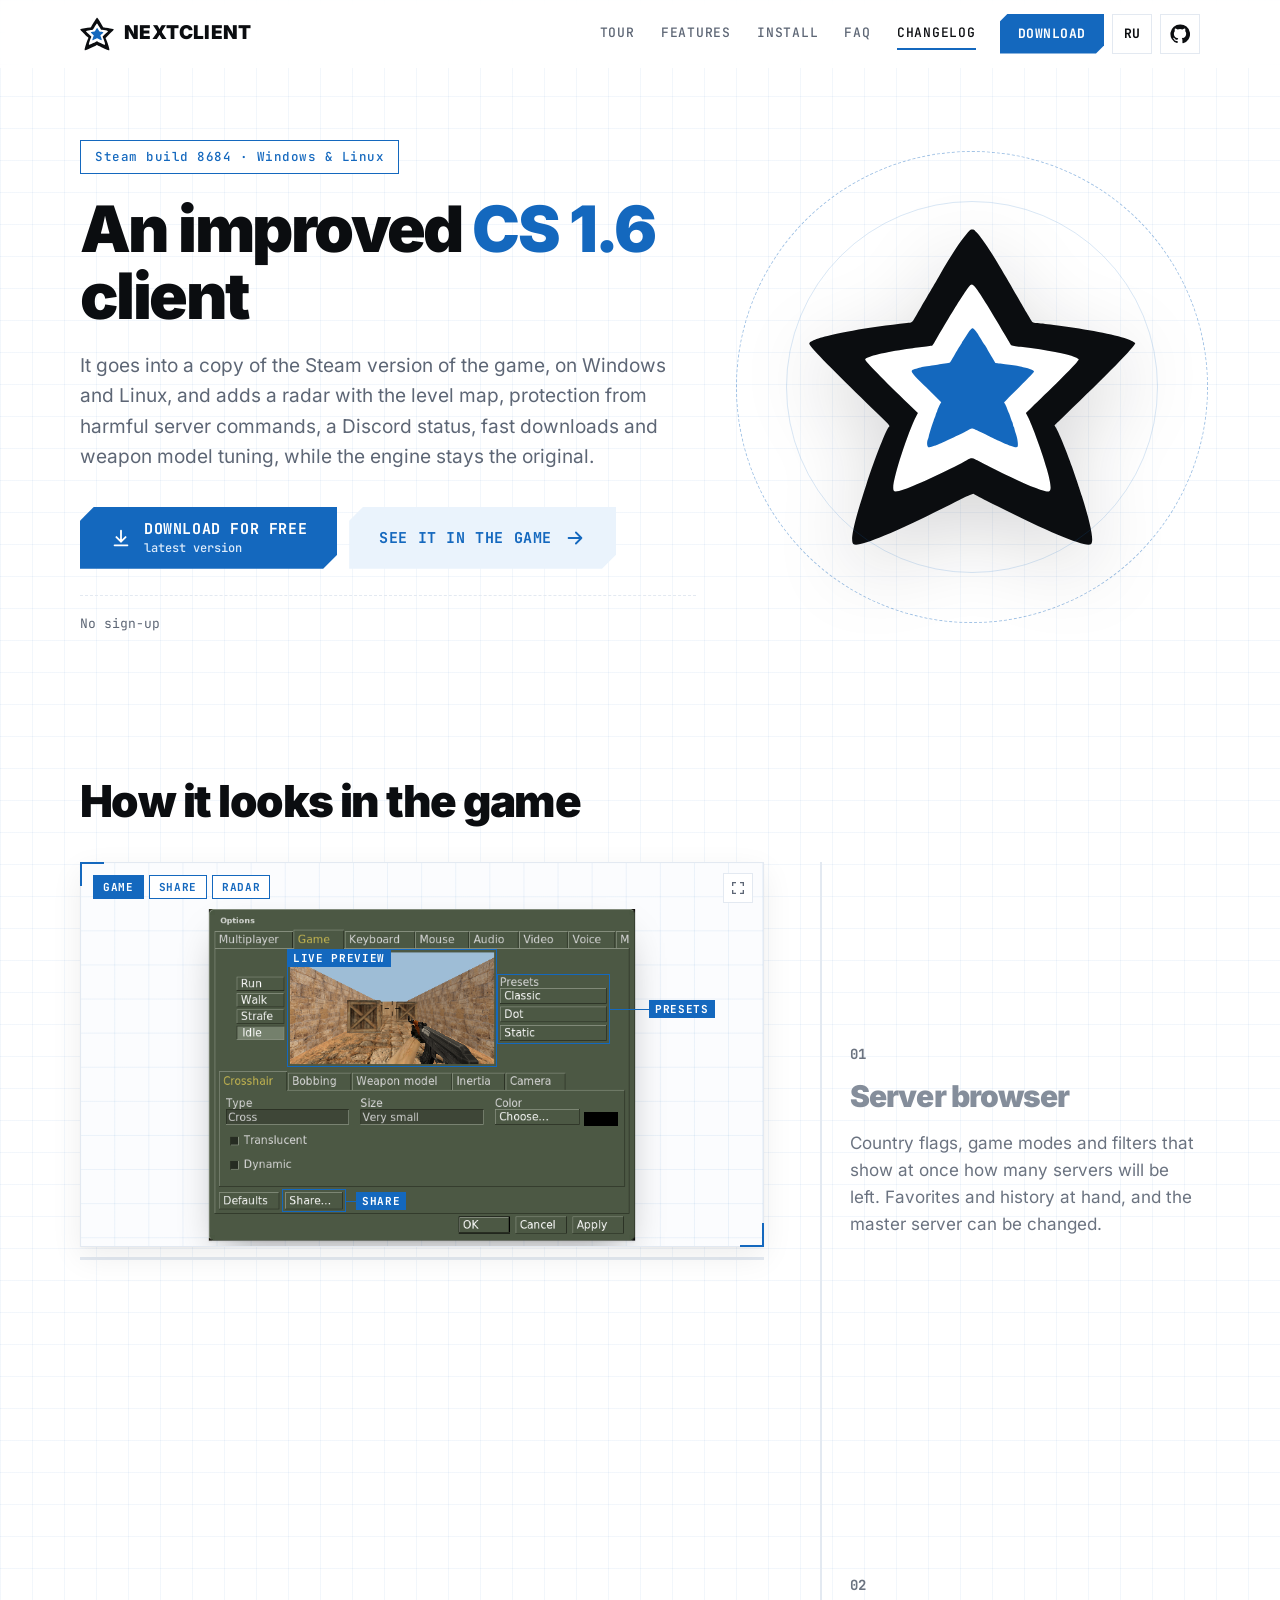
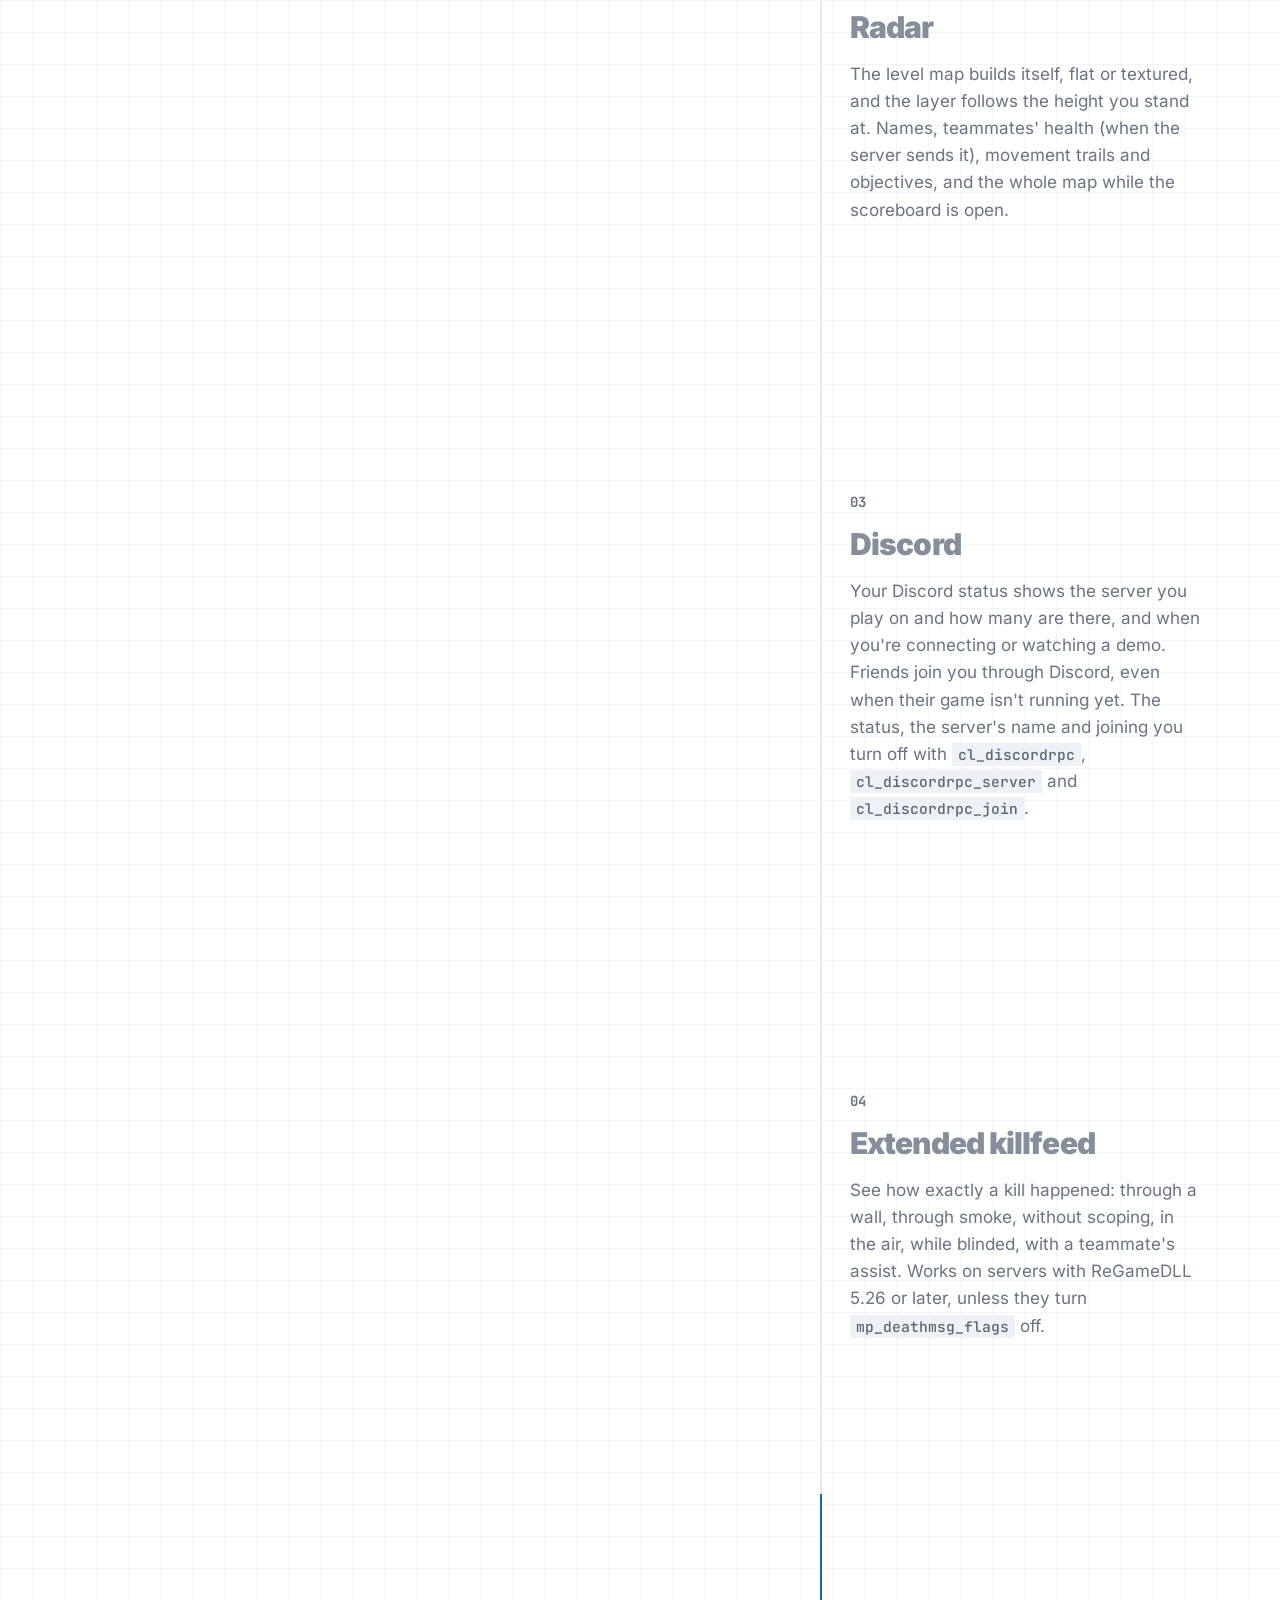
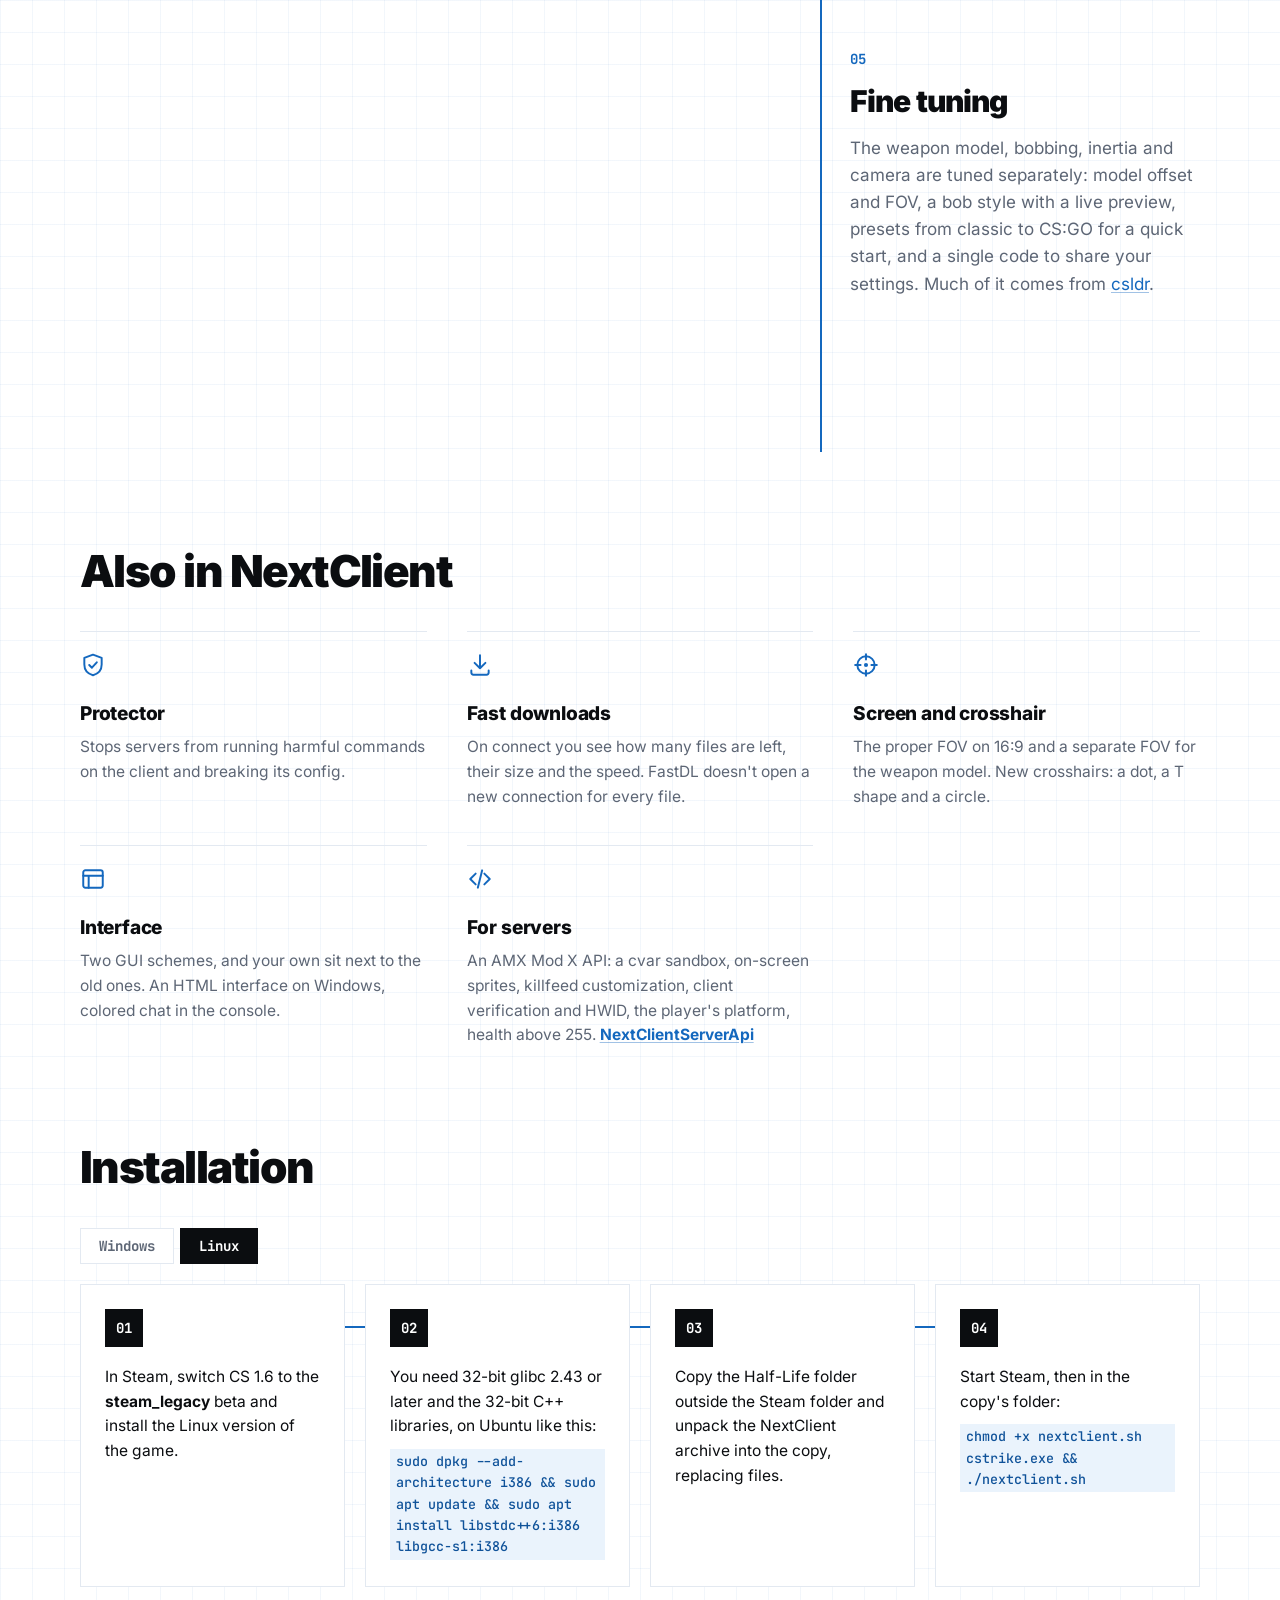
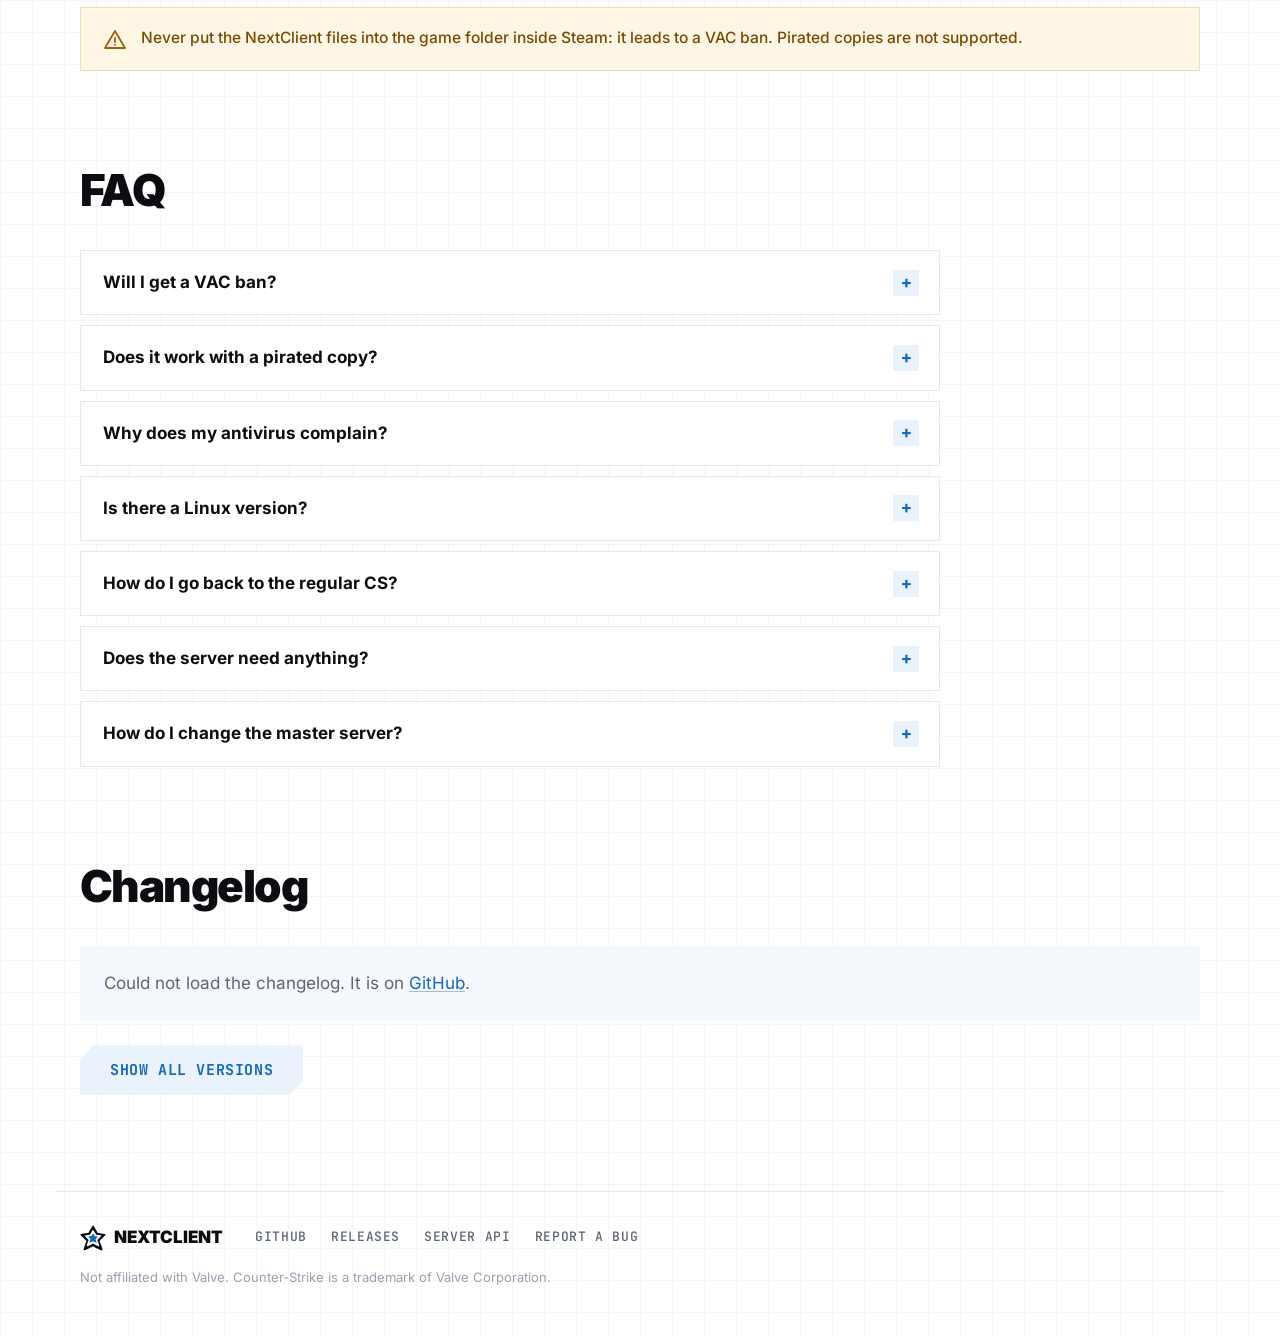
<file: index.html>
<!doctype html>
<!-- Built by tools/build.py from src/: edit the files there and run it again. -->
<html lang="ru" data-lang="ru">
<head>
  <meta charset="utf-8">
  <meta name="viewport" content="width=device-width, initial-scale=1">
  <title>NextClient — клиент Counter-Strike 1.6</title>
  <meta name="description" content="NextClient — модификация Counter-Strike 1.6 на базе Steam-версии 8684 для Windows и Linux: расширенный радар, защита от вредоносных команд, интеграция с Discord, расширенные настройки и API для серверов.">
  <meta property="og:title" content="NextClient">
  <meta property="og:description" content="A modern Counter-Strike 1.6 client for Windows and Linux, built on the Steam version 8684.">
  <meta property="og:type" content="website">
  <meta property="og:url" content="https://kotyarakryt.github.io/NextClient/">
  <meta property="og:image" content="https://kotyarakryt.github.io/NextClient/assets/og.jpg">
  <meta property="og:image:width" content="1200">
  <meta property="og:image:height" content="630">
  <meta name="twitter:card" content="summary_large_image">
  <meta name="theme-color" content="#ffffff">
  <link rel="icon" href="assets/logo.svg" type="image/svg+xml">
  <link rel="apple-touch-icon" href="assets/apple-touch-icon.png">
  <link rel="stylesheet" href="assets/style.css">
  <script>
    (function () {
      var lang = null;
      try { lang = localStorage.getItem('lang'); } catch (e) {}
      // Russian for anyone who reads it: a Russian-speaking language anywhere in the browser's list,
      // or a CIS time zone, where an English browser still usually means a Russian-speaking player
      if (lang !== 'ru' && lang !== 'en') {
        var languages = navigator.languages && navigator.languages.length ? navigator.languages : [navigator.language || ''];
        var speaks = languages.some(function (l) { return /^(ru|uk|be|kk)\b/i.test(l); });
        // the first Intl call loads the time zone data and holds the page up on a phone,
        // so it is made only when the languages do not settle it
        var zone = '';
        if (!speaks) {
          try { zone = Intl.DateTimeFormat().resolvedOptions().timeZone || ''; } catch (e) {}
        }
        var cis = /^(Europe\/(Moscow|Kaliningrad|Samara|Ulyanovsk|Saratov|Volgograd|Astrakhan|Kirov|Simferopol|Kiev|Kyiv|Minsk|Chisinau)|Asia\/(Yekaterinburg|Omsk|Novosibirsk|Barnaul|Tomsk|Novokuznetsk|Krasnoyarsk|Irkutsk|Chita|Yakutsk|Khandyga|Vladivostok|Ust-Nera|Magadan|Sakhalin|Srednekolymsk|Kamchatka|Anadyr|Almaty|Qostanay|Qyzylorda|Aqtobe|Aqtau|Atyrau|Oral|Bishkek|Tashkent|Samarkand|Dushanbe|Ashgabat|Baku|Yerevan|Tbilisi))$/.test(zone);
        lang = speaks || cis ? 'ru' : 'en';
      }
      document.documentElement.setAttribute('data-lang', lang);
      document.documentElement.lang = lang;
      // the Cyrillic Inter is of use only to the Russian page, so only that page preloads it
      if (lang === 'ru') {
        var font = document.createElement('link');
        font.rel = 'preload';
        font.as = 'font';
        font.type = 'font/woff2';
        font.crossOrigin = '';
        font.href = 'assets/fonts/inter-cyrillic.woff2';
        document.head.appendChild(font);
      }
    })();
  </script>
  <link rel="preload" href="assets/fonts/inter-latin.woff2" as="font" type="font/woff2" crossorigin>
  <link rel="preload" href="assets/fonts/jetbrains-mono-latin.woff2" as="font" type="font/woff2" crossorigin>
  <link rel="preconnect" href="https://api.github.com" crossorigin>
</head>
<body>
  <header class="top">
    <a class="brand" href="#top" aria-label="NextClient">
      <img src="assets/logo.svg" alt="" width="34" height="34">
      <span>NextClient</span>
    </a>
    <nav class="links">
      <a href="#tour"><span lang="ru">Обзор</span><span lang="en">Tour</span></a>
      <a href="#features"><span lang="ru">Возможности</span><span lang="en">Features</span></a>
      <a href="#install"><span lang="ru">Установка</span><span lang="en">Install</span></a>
      <a href="#faq">FAQ</a>
      <a href="#changelog"><span lang="ru">Изменения</span><span lang="en">Changelog</span></a>
    </nav>
    <div class="actions">
      <a class="btn btn-primary btn-small header-cta" data-download href="https://github.com/CS-NextClient/NextClient/releases/latest"><span lang="ru">Скачать</span><span lang="en">Download</span></a>
      <button class="lang-switch" type="button" id="lang-switch"><span lang="ru">EN</span><span lang="en">RU</span></button>
      <a class="icon-link" href="https://github.com/CS-NextClient/NextClient" target="_blank" rel="noopener" aria-label="GitHub">
        <svg viewBox="0 0 24 24" aria-hidden="true"><path d="M12 .5a11.5 11.5 0 0 0-3.64 22.41c.58.1.79-.25.79-.56v-2c-3.2.7-3.88-1.37-3.88-1.37-.52-1.33-1.28-1.69-1.28-1.69-1.05-.71.08-.7.08-.7 1.16.08 1.77 1.19 1.77 1.19 1.03 1.77 2.7 1.26 3.36.96.1-.75.4-1.26.73-1.55-2.56-.29-5.25-1.28-5.25-5.69 0-1.26.45-2.29 1.19-3.1-.12-.29-.52-1.46.11-3.05 0 0 .97-.31 3.17 1.18a11 11 0 0 1 5.77 0c2.2-1.49 3.17-1.18 3.17-1.18.63 1.59.23 2.76.11 3.05.74.81 1.19 1.84 1.19 3.1 0 4.42-2.7 5.39-5.27 5.68.41.36.78 1.06.78 2.14v3.17c0 .31.21.67.8.56A11.5 11.5 0 0 0 12 .5Z"/></svg>
      </a>
    </div>
  </header>

  <main>
    <section class="hero" id="top">
      <div class="hero-text">
        <p class="eyebrow">Steam build 8684 · Windows &amp; Linux</p>
        <h1><span lang="ru">Доработанный клиент <em>CS&nbsp;1.6</em></span><span lang="en">An improved <em>CS&nbsp;1.6</em> client</span></h1>
        <p class="lead"><span lang="ru">Ставится в копию Steam-версии игры на Windows и Linux. Добавляет радар с картой уровня, защиту от вредных команд сервера, статус в Discord, быстрые загрузки и настройку модели оружия, а движок остаётся оригинальным.</span><span lang="en">It goes into a copy of the Steam version of the game, on Windows and Linux, and adds a radar with the level map, protection from harmful server commands, a Discord status, fast downloads and weapon model tuning, while the engine stays the original.</span></p>
        <div class="cta">
          <a class="btn btn-primary" data-download href="https://github.com/CS-NextClient/NextClient/releases/latest">
            <svg viewBox="0 0 24 24" aria-hidden="true"><path d="M12 4v12M7 11l5 5 5-5M5 20h14"/></svg>
            <span class="btn-text">
              <span class="btn-label"><span lang="ru">Скачать бесплатно</span><span lang="en">Download for free</span></span>
              <span class="btn-meta" data-download-meta><span lang="ru">последняя версия</span><span lang="en">latest version</span></span>
            </span>
          </a>
          <a class="btn btn-ghost" href="#tour"><span lang="ru">Как это выглядит</span><span lang="en">See it in the game</span> <svg viewBox="0 0 24 24" aria-hidden="true"><path d="M5 12h14M13 6l6 6-6 6"/></svg></a>
        </div>
        <p class="other-downloads" id="other-downloads" hidden></p>
        <p class="proof"><span><span lang="ru">Без регистрации</span><span lang="en">No sign-up</span></span><span class="proof-stats" id="proof-stats" hidden></span></p>
      </div>
      <div class="hero-art" aria-hidden="true">
        <img src="assets/logo.svg" alt="" width="360" height="360">
      </div>
    </section>

    <section class="section tour" id="tour">
      <div class="section-head">
        <h2><span lang="ru">Как это выглядит в игре</span><span lang="en">How it looks in the game</span></h2>
      </div>

      <div class="tour-body">
        <div class="tour-stage">
          <div class="tour-boards" id="tour-boards">
            <button class="tour-expand" type="button" id="tour-expand"><svg viewBox="0 0 24 24" aria-hidden="true"><path d="M4 9V4h5M15 4h5v5M20 15v5h-5M9 20H4v-5"/></svg><span class="sr-only"><span lang="ru">Развернуть</span><span lang="en">Expand</span></span></button>
            <div class="tour-board-list">
              <div class="board active">
                <div class="board-view">
                  <img class="board-shot shot-servers" data-shot="servers" src="assets/game/servers.webp" alt="" width="754" height="374" loading="lazy">
                  <i class="board-note" data-on="servers" data-box="26 102 20 128" data-side="left" data-at="60"><span lang="ru">Флаги</span><span lang="en">Flags</span></i>
                  <i class="board-note" data-on="servers" data-box="442 82 85 148" data-side="above" data-at="32"><span lang="ru">Режим</span><span lang="en">Mode</span></i>
                  <i class="board-note" data-on="servers" data-box="8 240 430 85" data-side="below" data-at="414"><span lang="ru">Фильтры</span><span lang="en">Filters</span></i>
                </div>
              </div>
              <div class="board">
                <div class="board-view">
                  <img class="board-shape shot-ring" src="assets/game/radar.webp" alt="" width="235" height="235" loading="lazy">
                  <span class="board-caption caption-ring"><span lang="ru">В игре</span><span lang="en">In game</span></span>
                  <span class="board-key key-tab"><kbd>TAB</kbd><svg viewBox="0 0 30 14" aria-hidden="true"><path d="M0 7h27M21 1l6 6-6 6"/></svg></span>
                  <img class="board-shot shot-map" src="assets/game/radar-full.webp" alt="" width="279" height="279" loading="lazy">
                  <span class="board-caption caption-map"><span lang="ru">Вся карта</span><span lang="en">Whole map</span></span>
                </div>
              </div>
              <div class="board">
                <div class="board-chips"><button type="button" aria-pressed="true" data-frame="status"><span lang="ru">Статус</span><span lang="en">Status</span></button><button type="button" aria-pressed="false" data-frame="ask"><span lang="ru">Запрос</span><span lang="en">Request</span></button><button type="button" aria-pressed="false" data-frame="invite"><span lang="ru">Приглашение</span><span lang="en">Invite</span></button></div>
                <div class="board-view">
                  <div class="board-frame" data-frame="status">
                    <img class="board-shape shot-status" data-shot="status" src="assets/game/discord-status.webp" alt="" width="452" height="236" loading="lazy">
                    <i class="board-note" data-on="status" data-box="135 134 199 33" data-side="right" data-at="640"><span lang="ru">Сервер и игроки</span><span lang="en">Server, players</span></i>
                    <i class="board-note" data-on="status" data-box="135 177 111 32" data-side="right" data-at="640"><span lang="ru">Зайти к вам</span><span lang="en">Join you</span></i>
                  </div>
                  <div class="board-frame" data-frame="ask" hidden>
                    <img class="board-shape shot-ask" data-shot="ask" src="assets/game/discord-ask.webp" alt="" width="343" height="311" loading="lazy">
                    <i class="board-note" data-on="ask" data-box="88 283 241 11" data-side="right" data-at="604"><span lang="ru">Друг просится к вам</span><span lang="en">A friend asks in</span></i>
                  </div>
                  <div class="board-frame" data-frame="invite" hidden>
                    <img class="board-shape shot-invite" data-shot="invite" src="assets/game/discord-invite.webp" alt="" width="343" height="325" loading="lazy">
                    <i class="board-note" data-on="invite" data-box="89 258 190 13" data-side="right" data-at="612"><span lang="ru">Куда зовут</span><span lang="en">Where to join</span></i>
                    <i class="board-note" data-on="invite" data-box="89 297 181 16" data-side="right" data-at="612"><span lang="ru">Сколько уже играет</span><span lang="en">How many play</span></i>
                  </div>
                </div>
              </div>
              <div class="board">
                <div class="board-view">
                  <img class="board-shot shot-killfeed" src="assets/game/killfeed-full.webp" alt="" width="488" height="95" loading="lazy">
                  <ul class="board-icons icons-killfeed">
                    <li><img src="assets/game/rarity-domination.webp" alt="" width="48" height="48" loading="lazy"><span lang="ru">Доминирование</span><span lang="en">Domination</span></li>
                    <li><img src="assets/game/rarity-air.webp" alt="" width="48" height="48" loading="lazy"><span lang="ru">Убийца в прыжке</span><span lang="en">Killer in the air</span></li>
                    <li><img src="assets/game/rarity-revenge.webp" alt="" width="48" height="48" loading="lazy"><span lang="ru">Месть</span><span lang="en">Revenge</span></li>
                    <li><img src="assets/game/rarity-noscope.webp" alt="" width="48" height="48" loading="lazy"><span lang="ru">Без прицела</span><span lang="en">No scope</span></li>
                    <li><img src="assets/game/rarity-blind.webp" alt="" width="48" height="48" loading="lazy"><span lang="ru">Убийца был ослеплён</span><span lang="en">Killer was blind</span></li>
                    <li><img src="assets/game/rarity-smoke.webp" alt="" width="48" height="48" loading="lazy"><span lang="ru">Через дым</span><span lang="en">Through smoke</span></li>
                    <li><b>+</b><span lang="ru">Помощь напарника</span><span lang="en">A teammate's assist</span></li>
                    <li><img src="assets/game/rarity-wall.webp" alt="" width="48" height="48" loading="lazy"><span lang="ru">Через стену</span><span lang="en">Through a wall</span></li>
                    <li><img src="assets/game/rarity-flash.webp" alt="" width="48" height="48" loading="lazy"><span lang="ru">Напарник ослепил флешкой</span><span lang="en">Flash assist</span></li>
                    <li><img src="assets/game/rarity-headshot.webp" alt="" width="48" height="48" loading="lazy"><span lang="ru">В голову</span><span lang="en">Headshot</span></li>
                  </ul>
                </div>
              </div>
              <div class="board">
                <div class="board-chips"><button type="button" aria-pressed="true" data-frame="game"><span lang="ru">Игра</span><span lang="en">Game</span></button><button type="button" aria-pressed="false" data-frame="share"><span lang="ru">Поделиться</span><span lang="en">Share</span></button><button type="button" aria-pressed="false" data-frame="radar"><span lang="ru">Радар</span><span lang="en">Radar</span></button></div>
                <div class="board-view">
                  <div class="board-frame" data-frame="game">
                    <img class="board-shot shot-options" data-shot="options" src="assets/game/options.webp" alt="" width="599" height="466" loading="lazy">
                    <i class="board-note" data-on="options" data-box="114 61 287 157" data-side="inside"><span lang="ru">Живое превью</span><span lang="en">Live preview</span></i>
                    <i class="board-note" data-on="options" data-box="409 96 150 89" data-side="right" data-at="666"><span lang="ru">Пресеты</span><span lang="en">Presets</span></i>
                    <i class="board-note" data-on="options" data-box="107 398 81 24" data-side="right" data-at="322"><span lang="ru">Поделиться</span><span lang="en">Share</span></i>
                  </div>
                  <div class="board-frame" data-frame="share" hidden>
                    <img class="board-shot shot-share" data-shot="share" src="assets/game/share.webp" alt="" width="420" height="330" loading="lazy">
                    <i class="board-note" data-on="share" data-box="12 58 268 24" data-side="left" data-at="170"><span lang="ru">Ваш код</span><span lang="en">Your code</span></i>
                    <i class="board-note" data-on="share" data-box="12 122 396 24" data-side="left" data-at="170"><span lang="ru">Код друга</span><span lang="en">A friend's code</span></i>
                    <i class="board-note" data-on="share" data-box="18 155 275 64" data-side="left" data-at="170"><span lang="ru">Что загрузить</span><span lang="en">What to load</span></i>
                  </div>
                  <div class="board-frame" data-frame="radar" hidden>
                    <img class="board-shot shot-radar" data-shot="radar" src="assets/game/radar-settings.webp" alt="" width="380" height="496" loading="lazy">
                    <i class="board-note" data-on="radar" data-box="206 192 172 15" data-side="right" data-at="393"><span lang="ru">Вся карта по TAB</span><span lang="en">Whole map on TAB</span></i>
                    <i class="board-note" data-on="radar" data-box="26 296 277 15" data-side="right" data-at="393"><span lang="ru">Таблица не закрывает радар</span><span lang="en">Scoreboard clears the radar</span></i>
                    <i class="board-note" data-on="radar" data-box="26 356 298 40" data-side="right" data-at="393"><span lang="ru">Ники, здоровье, следы</span><span lang="en">Names, health, trails</span></i>
                    <img class="board-shape shot-ring-small" src="assets/game/radar.webp" alt="" width="235" height="235" loading="lazy">
                  </div>
                </div>
              </div>
            </div>
          </div>
          <span class="tour-progress" aria-hidden="true"><span id="tour-progress"></span></span>
        </div>
        <div class="tour-steps">
          <article class="tour-step active" data-step="0">
            <span class="tour-index">01</span>
            <h3><span lang="ru">Браузер серверов</span><span lang="en">Server browser</span></h3>
            <p><span lang="ru">Флаги стран, режимы игры и фильтры, которые сразу показывают, сколько серверов останется. Избранное и история под рукой, мастер-сервер можно сменить.</span><span lang="en">Country flags, game modes and filters that show at once how many servers will be left. Favorites and history at hand, and the master server can be changed.</span></p>
          </article>
          <article class="tour-step" data-step="1">
            <span class="tour-index">02</span>
            <h3><span lang="ru">Радар</span><span lang="en">Radar</span></h3>
            <p><span lang="ru">Карта уровня строится сама, плоская или с текстурами, а слой выбирается по высоте, на которой вы стоите. Ники, здоровье союзников (если его передаёт сервер), следы движения и цели, а при открытой таблице счёта видна вся карта.</span><span lang="en">The level map builds itself, flat or textured, and the layer follows the height you stand at. Names, teammates' health (when the server sends it), movement trails and objectives, and the whole map while the scoreboard is open.</span></p>
          </article>
          <article class="tour-step" data-step="2">
            <span class="tour-index">03</span>
            <h3>Discord</h3>
            <p><span lang="ru">В статусе Discord видно, на каком сервере вы играете и сколько там игроков, а ещё когда вы подключаетесь или смотрите демо. Друзья заходят к вам через Discord, даже если игра у них ещё не запущена. Статус, имя сервера и вход к вам выключаются кварами <code>cl_discordrpc</code>, <code>cl_discordrpc_server</code> и <code>cl_discordrpc_join</code>.</span><span lang="en">Your Discord status shows the server you play on and how many are there, and when you're connecting or watching a demo. Friends join you through Discord, even when their game isn't running yet. The status, the server's name and joining you turn off with <code>cl_discordrpc</code>, <code>cl_discordrpc_server</code> and <code>cl_discordrpc_join</code>.</span></p>
          </article>
          <article class="tour-step" data-step="3">
            <span class="tour-index">04</span>
            <h3><span lang="ru">Расширенный килфид</span><span lang="en">Extended killfeed</span></h3>
            <p><span lang="ru">Видно, как именно убили: через стену, через дым, без прицела, в прыжке, вслепую, с помощью напарника. Работает на серверах с ReGameDLL 5.26 и новее, если там не выключен <code>mp_deathmsg_flags</code>.</span><span lang="en">See how exactly a kill happened: through a wall, through smoke, without scoping, in the air, while blinded, with a teammate's assist. Works on servers with ReGameDLL 5.26 or later, unless they turn <code>mp_deathmsg_flags</code> off.</span></p>
          </article>
          <article class="tour-step" data-step="4">
            <span class="tour-index">05</span>
            <h3><span lang="ru">Тонкая настройка</span><span lang="en">Fine tuning</span></h3>
            <p><span lang="ru">Модель оружия, боббинг, инерция и камера настраиваются по отдельности: смещение и FOV модели, стиль покачивания с живым превью, пресеты от классики до CS:GO для быстрого старта, а своими настройками можно поделиться одним кодом. Многое здесь взято из <a href="https://github.com/mikkokko/csldr" target="_blank" rel="noopener">csldr</a>.</span><span lang="en">The weapon model, bobbing, inertia and camera are tuned separately: model offset and FOV, a bob style with a live preview, presets from classic to CS:GO for a quick start, and a single code to share your settings. Much of it comes from <a href="https://github.com/mikkokko/csldr" target="_blank" rel="noopener">csldr</a>.</span></p>
          </article>
        </div>
      </div>
    </section>

    <section class="section" id="features">
      <div class="section-head">
        <h2><span lang="ru">Ещё в NextClient</span><span lang="en">Also in NextClient</span></h2>
      </div>
      <ul class="extras">
        <li>
          <svg viewBox="0 0 24 24" aria-hidden="true"><path d="M12 2.5 4 5.5v6c0 5 3.4 8.6 8 10 4.6-1.4 8-5 8-10v-6l-8-3Z"/><path d="m8.5 12 2.5 2.5 4.5-5"/></svg>
          <h3><span lang="ru">Протектор</span><span lang="en">Protector</span></h3>
          <p><span lang="ru">Не даёт серверу выполнить на клиенте вредные команды и испортить конфиг.</span><span lang="en">Stops servers from running harmful commands on the client and breaking its config.</span></p>
        </li>
        <li>
          <svg viewBox="0 0 24 24" aria-hidden="true"><path d="M12 3v12M7 10l5 5 5-5"/><path d="M4 17v2a2 2 0 0 0 2 2h12a2 2 0 0 0 2-2v-2"/></svg>
          <h3><span lang="ru">Быстрые загрузки</span><span lang="en">Fast downloads</span></h3>
          <p><span lang="ru">При входе на сервер видно, сколько файлов осталось, их размер и скорость. FastDL не открывает новое соединение на каждый файл.</span><span lang="en">On connect you see how many files are left, their size and the speed. FastDL doesn't open a new connection for every file.</span></p>
        </li>
        <li>
          <svg viewBox="0 0 24 24" aria-hidden="true"><circle cx="12" cy="12" r="8"/><path d="M12 2v5M12 17v5M2 12h5M17 12h5"/><circle cx="12" cy="12" r="1"/></svg>
          <h3><span lang="ru">Экран и прицел</span><span lang="en">Screen and crosshair</span></h3>
          <p><span lang="ru">Правильный FOV на 16:9 и отдельный FOV для модели оружия. Новые прицелы: точка, T-образный и круг.</span><span lang="en">The proper FOV on 16:9 and a separate FOV for the weapon model. New crosshairs: a dot, a T shape and a circle.</span></p>
        </li>
        <li>
          <svg viewBox="0 0 24 24" aria-hidden="true"><rect x="3" y="4" width="18" height="16" rx="2"/><path d="M3 9h18M8 9v11"/></svg>
          <h3><span lang="ru">Интерфейс</span><span lang="en">Interface</span></h3>
          <p><span lang="ru">Две схемы оформления, свои добавляются рядом со старыми. HTML-интерфейс на Windows, цветной чат в консоли.</span><span lang="en">Two GUI schemes, and your own sit next to the old ones. An HTML interface on Windows, colored chat in the console.</span></p>
        </li>
        <li>
          <svg viewBox="0 0 24 24" aria-hidden="true"><path d="m8 7-5 5 5 5M16 7l5 5-5 5M14 4l-4 16"/></svg>
          <h3><span lang="ru">Для серверов</span><span lang="en">For servers</span></h3>
          <p><span lang="ru">API для AMX Mod X: песочница кваров, спрайты на экране, настройка килфида, проверка клиента и HWID, платформа игрока, здоровье больше 255.</span><span lang="en">An AMX Mod X API: a cvar sandbox, on-screen sprites, killfeed customization, client verification and HWID, the player's platform, health above 255.</span> <a href="https://github.com/CS-NextClient/NextClientServerApi" target="_blank" rel="noopener">NextClientServerApi</a></p>
        </li>
      </ul>
    </section>

    <section class="section" id="install">
      <div class="section-head">
        <h2><span lang="ru">Установка</span><span lang="en">Installation</span></h2>
      </div>

      <div class="os-tabs" role="tablist">
        <button type="button" role="tab" id="os-tab-windows" data-os="windows" aria-controls="steps-windows" aria-selected="true">Windows</button>
        <button type="button" role="tab" id="os-tab-linux" data-os="linux" aria-controls="steps-linux" aria-selected="false">Linux</button>
      </div>
      <div id="steps-windows" role="tabpanel" aria-labelledby="os-tab-windows">
        <ol class="steps">
          <li><span lang="ru">В Steam переключите CS&nbsp;1.6 на бету <b>steam_legacy</b>: NextClient работает с движком 8684.</span><span lang="en">In Steam, switch CS&nbsp;1.6 to the <b>steam_legacy</b> beta: NextClient works with engine 8684.</span></li>
          <li><span lang="ru">Скопируйте папку Half-Life куда-нибудь вне папки Steam.</span><span lang="en">Copy the Half-Life folder somewhere outside the Steam folder.</span></li>
          <li><span lang="ru">Распакуйте в эту копию архив NextClient.</span><span lang="en">Unpack the NextClient archive into that copy.</span></li>
          <li><span lang="ru">Запустите Steam, затем <code>cstrike.exe</code> из копии.</span><span lang="en">Start Steam, then <code>cstrike.exe</code> from the copy.</span></li>
        </ol>
      </div>
      <div id="steps-linux" role="tabpanel" aria-labelledby="os-tab-linux" hidden>
        <ol class="steps">
          <li><span lang="ru">В Steam переключите CS&nbsp;1.6 на бету <b>steam_legacy</b> и установите Linux-версию игры.</span><span lang="en">In Steam, switch CS&nbsp;1.6 to the <b>steam_legacy</b> beta and install the Linux version of the game.</span></li>
          <li><span lang="ru">Нужны 32-битный glibc 2.43 или новее и 32-битные библиотеки C++, на Ubuntu так:</span><span lang="en">You need 32-bit glibc 2.43 or later and the 32-bit C++ libraries, on Ubuntu like this:</span> <code>sudo dpkg --add-architecture i386 &amp;&amp; sudo apt update &amp;&amp; sudo apt install libstdc++6:i386 libgcc-s1:i386</code></li>
          <li><span lang="ru">Скопируйте папку Half-Life вне папки Steam и распакуйте в копию архив NextClient с заменой файлов.</span><span lang="en">Copy the Half-Life folder outside the Steam folder and unpack the NextClient archive into the copy, replacing files.</span></li>
          <li><span lang="ru">Запустите Steam, затем в папке копии:</span><span lang="en">Start Steam, then in the copy's folder:</span> <code>chmod +x nextclient.sh cstrike.exe &amp;&amp; ./nextclient.sh</code></li>
        </ol>
      </div>
      <div class="warning">
        <svg viewBox="0 0 24 24" aria-hidden="true"><path d="M12 3 2 20h20L12 3Z"/><path d="M12 10v4M12 17h.01"/></svg>
        <p><span lang="ru">Никогда не кладите файлы NextClient в папку игры внутри Steam: это приведёт к VAC-бану. Пиратские сборки не поддерживаются.</span><span lang="en">Never put the NextClient files into the game folder inside Steam: it leads to a VAC ban. Pirated copies are not supported.</span></p>
      </div>
    </section>

    <section class="section" id="faq">
      <div class="section-head">
        <h2><span lang="ru">Частые вопросы</span><span lang="en">FAQ</span></h2>
      </div>

      <div class="faq">
        <details class="faq-item" id="faq-vac">
          <summary><span lang="ru">Не будет ли VAC-бана?</span><span lang="en">Will I get a VAC ban?</span></summary>
          <div class="faq-answer">
            <p><span lang="ru">Играйте из копии игры вне папки Steam, как в разделе <a href="#install">Установка</a>. Класть файлы NextClient в папку игры внутри Steam нельзя: именно это приводит к VAC-бану.</span><span lang="en">Play from a copy of the game outside the Steam folder, as in <a href="#install">Installation</a>. Never put the NextClient files into the game folder inside Steam: that is what leads to a VAC ban.</span></p>
          </div>
        </details>
        <details class="faq-item" id="faq-pirated">
          <summary><span lang="ru">Работает ли на пиратской версии?</span><span lang="en">Does it work with a pirated copy?</span></summary>
          <div class="faq-answer">
            <p><span lang="ru">Нет. Нужна купленная CS&nbsp;1.6 в Steam на бете <b>steam_legacy</b> и запущенный Steam. Эмулятора Steam в NextClient нет.</span><span lang="en">No. You need a purchased CS&nbsp;1.6 on Steam on the <b>steam_legacy</b> beta, with Steam running. NextClient has no Steam emulator.</span></p>
          </div>
        </details>
        <details class="faq-item" id="faq-antivirus">
          <summary><span lang="ru">Почему антивирус ругается?</span><span lang="en">Why does my antivirus complain?</span></summary>
          <div class="faq-answer">
            <p><span lang="ru">NextClient перехватывает функции движка прямо в памяти, и некоторые антивирусы по эвристике принимают это за вредоносное поведение. С версии 2.5.1 официальные сборки собирает GitHub Actions из исходников этого репозитория и подписывает их происхождение. Проверить архив можно командой <code>gh attestation verify NextClient-&lt;версия&gt;.zip -R CS-NextClient/NextClient</code> или сверив его SHA-256 со страницей релиза. Как сообщить о ложном срабатывании, описано <a href="https://github.com/CS-NextClient/NextClient/blob/main/docs/reporting-av-false-positives.md" target="_blank" rel="noopener">здесь</a>.</span><span lang="en">NextClient detours engine functions in memory, and some antivirus engines take that for malicious behavior by heuristics. Since 2.5.1, official builds are made by GitHub Actions from the source code of this repository and carry a signed provenance attestation. You can check an archive with <code>gh attestation verify NextClient-&lt;version&gt;.zip -R CS-NextClient/NextClient</code> or by comparing its SHA-256 with the release page. How to report a false positive is described <a href="https://github.com/CS-NextClient/NextClient/blob/main/docs/reporting-av-false-positives.md" target="_blank" rel="noopener">here</a>.</span></p>
            <p class="checksum" id="checksum" hidden><span>SHA-256</span> <span id="checksum-file"></span> <button type="button" id="checksum-copy"></button></p>
          </div>
        </details>
        <details class="faq-item" id="faq-linux">
          <summary><span lang="ru">Есть ли версия для Linux?</span><span lang="en">Is there a Linux version?</span></summary>
          <div class="faq-answer">
            <p><span lang="ru">Да, начиная с 2.6.0. Это родная сборка, она запускается через Steam Runtime скриптом <code>nextclient.sh</code> и работает с обычной и Snap-версией Steam. Нужны 32-битные glibc 2.43 или новее, библиотеки C++ и SDL2, а для расширенного радара — OpenGL 2.1 с поддержкой FBO. Кнопка «Скачать» сама предложит её, если вы зашли с Linux. HTML-интерфейс на CEF пока есть только на Windows.</span><span lang="en">Yes, since 2.6.0. It's a native build that runs through the Steam Runtime with the <code>nextclient.sh</code> script and works with the regular and the Snap Steam. It needs 32-bit glibc 2.43 or later, the C++ libraries and SDL2, and OpenGL 2.1 with framebuffer objects for the advanced radar. The Download button offers it by itself when you visit from Linux. The CEF-based HTML interface is Windows only for now.</span></p>
          </div>
        </details>
        <details class="faq-item" id="faq-back">
          <summary><span lang="ru">Как вернуться к обычной CS?</span><span lang="en">How do I go back to the regular CS?</span></summary>
          <div class="faq-answer">
            <p><span lang="ru">NextClient живёт в отдельной копии игры, а версия в Steam остаётся нетронутой: просто запустите игру из Steam. Чтобы удалить NextClient, удалите папку с копией.</span><span lang="en">NextClient lives in a separate copy of the game and the Steam one stays untouched: just start the game from Steam. To remove NextClient, delete the folder with the copy.</span></p>
          </div>
        </details>
        <details class="faq-item" id="faq-server">
          <summary><span lang="ru">Нужно ли что-то ставить на сервер?</span><span lang="en">Does the server need anything?</span></summary>
          <div class="faq-answer">
            <p><span lang="ru">Нет, NextClient играет на любых серверах. Модуль <a href="https://github.com/CS-NextClient/NextClientServerApi" target="_blank" rel="noopener">NextClientServerApi</a> нужен, только если сервер хочет пользоваться возможностями NextClient: песочницей кваров, спрайтами, килфидом и остальным.</span><span lang="en">No, NextClient plays on any server. The <a href="https://github.com/CS-NextClient/NextClientServerApi" target="_blank" rel="noopener">NextClientServerApi</a> module is only for servers that want NextClient's features: the cvar sandbox, sprites, the killfeed and the rest.</span></p>
          </div>
        </details>
        <details class="faq-item" id="faq-master">
          <summary><span lang="ru">Как сменить мастер-сервер?</span><span lang="en">How do I change the master server?</span></summary>
          <div class="faq-answer">
            <p><span lang="ru">В файле <code>platform/config/MasterServer.vdf</code>: <code>Selected</code> — номер сервера из списка <code>Servers</code>, считая с нуля. По умолчанию это <a href="https://tsarvar.com" target="_blank" rel="noopener">tsarvar.com</a>.</span><span lang="en">In <code>platform/config/MasterServer.vdf</code>: <code>Selected</code> is the number of a server from the <code>Servers</code> list, counting from zero. The default is <a href="https://tsarvar.com" target="_blank" rel="noopener">tsarvar.com</a>.</span></p>
          </div>
        </details>
      </div>
    </section>

    <section class="section" id="changelog">
      <div class="section-head">
        <h2><span lang="ru">Изменения</span><span lang="en">Changelog</span></h2>
      </div>

      <div class="releases" id="releases" aria-live="polite">
        <div class="release skeleton"></div>
        <div class="release skeleton"></div>
      </div>
      <button class="btn btn-ghost more" type="button" id="more" hidden><span lang="ru">Показать все версии</span><span lang="en">Show all versions</span></button>
    </section>
  </main>

  <footer class="bottom">
    <div class="bottom-brand">
      <img src="assets/logo.svg" alt="" width="26" height="26">
      <span>NextClient</span>
    </div>
    <nav class="bottom-links">
      <a href="https://github.com/CS-NextClient/NextClient" target="_blank" rel="noopener">GitHub</a>
      <a href="https://github.com/CS-NextClient/NextClient/releases" target="_blank" rel="noopener"><span lang="ru">Релизы</span><span lang="en">Releases</span></a>
      <a href="https://github.com/CS-NextClient/NextClientServerApi" target="_blank" rel="noopener">Server API</a>
      <a href="https://github.com/CS-NextClient/NextClient/issues" target="_blank" rel="noopener"><span lang="ru">Сообщить об ошибке</span><span lang="en">Report a bug</span></a>
    </nav>
    <p class="disclaimer"><span lang="ru">Не связан с Valve. Counter-Strike — товарный знак Valve Corporation.</span><span lang="en">Not affiliated with Valve. Counter-Strike is a trademark of Valve Corporation.</span></p>
  </footer>

  <dialog class="lightbox" id="lightbox">
    <div class="lightbox-stage" id="lightbox-stage"></div>
    <p class="lightbox-caption"></p>
    <button class="lightbox-close" type="button" aria-label="Close">×</button>
    <button class="lightbox-prev" type="button" aria-label="Previous">‹</button>
    <button class="lightbox-next" type="button" aria-label="Next">›</button>
  </dialog>

  <link rel="modulepreload" href="assets/js/changelog.js">
  <link rel="modulepreload" href="assets/js/download.js">
  <link rel="modulepreload" href="assets/js/format.js">
  <link rel="modulepreload" href="assets/js/github.js">
  <link rel="modulepreload" href="assets/js/lang.js">
  <link rel="modulepreload" href="assets/js/markdown.js">
  <link rel="modulepreload" href="assets/js/page.js">
  <link rel="modulepreload" href="assets/js/platform.js">
  <link rel="modulepreload" href="assets/js/scroll.js">
  <link rel="modulepreload" href="assets/js/tour.js">
  <script type="module" src="assets/js/main.js"></script>
</body>
</html>
</file>
<file: assets/style.css>
/* Inter and JetBrains Mono, variable, latin and cyrillic only; SIL OFL 1.1, see assets/fonts */

@font-face {
  font-family: "Inter";
  font-style: normal;
  font-weight: 400 900;
  font-display: swap;
  src: url("fonts/inter-cyrillic.woff2") format("woff2");
  unicode-range: U+0301, U+0400-045F, U+0490-0491, U+04B0-04B1, U+2116;
}

@font-face {
  font-family: "Inter";
  font-style: normal;
  font-weight: 400 900;
  font-display: swap;
  src: url("fonts/inter-latin.woff2") format("woff2");
  unicode-range: U+0000-00FF, U+0131, U+0152-0153, U+02BB-02BC, U+02C6, U+02DA, U+02DC, U+0304, U+0308, U+0329, U+2000-206F, U+20AC, U+2122, U+2191, U+2193, U+2212, U+2215, U+FEFF, U+FFFD;
}

@font-face {
  font-family: "JetBrains Mono";
  font-style: normal;
  font-weight: 400 700;
  font-display: swap;
  src: url("fonts/jetbrains-mono-cyrillic.woff2") format("woff2");
  unicode-range: U+0301, U+0400-045F, U+0490-0491, U+04B0-04B1, U+2116;
}

@font-face {
  font-family: "JetBrains Mono";
  font-style: normal;
  font-weight: 400 700;
  font-display: swap;
  src: url("fonts/jetbrains-mono-latin.woff2") format("woff2");
  unicode-range: U+0000-00FF, U+0131, U+0152-0153, U+02BB-02BC, U+02C6, U+02DA, U+02DC, U+0304, U+0308, U+0329, U+2000-206F, U+20AC, U+2122, U+2191, U+2193, U+2212, U+2215, U+FEFF, U+FFFD;
}

:root {
  --bg: #ffffff;
  --bg-soft: #f5f8fc;
  --ink: #0b0d10;
  --muted: #5d6675;
  --line: #e3e9f1;
  --blue: #1468be;
  --blue-dark: #0f5299;
  --blue-soft: #eaf3fc;
  --blue-hover: #c1e0ff;
  --green: #1c7a43;
  --amber: #a05f00;
  --amber-soft: #fff6e6;
  --mono: "JetBrains Mono", ui-monospace, "SFMono-Regular", Consolas, monospace;
  --shadow: 0 1px 2px rgba(11, 13, 16, 0.04), 0 10px 30px rgba(11, 13, 16, 0.07);
  --width: 1120px;
  --header: 68px;
  --cut: 14px;
}

* {
  box-sizing: border-box;
}

/* only the chosen language's text is shown */
html[data-lang="ru"] [lang="en"],
html[data-lang="en"] [lang="ru"] {
  display: none !important;
}

html {
  scroll-behavior: smooth;
  scroll-padding-top: calc(var(--header) + 20px);
}

body {
  margin: 0;
  background-color: var(--bg);
  background-image:
    linear-gradient(rgba(20, 104, 190, 0.055) 1px, transparent 1px),
    linear-gradient(90deg, rgba(20, 104, 190, 0.055) 1px, transparent 1px);
  background-size: 32px 32px;
  color: var(--ink);
  font-family: "Inter", system-ui, -apple-system, "Segoe UI", Roboto, sans-serif;
  font-size: 17px;
  line-height: 1.6;
  -webkit-font-smoothing: antialiased;
  overflow-x: hidden;
}

::selection {
  background: var(--blue);
  color: #fff;
}

a {
  color: var(--blue);
  text-decoration: none;
}

a:hover {
  text-decoration: underline;
}

/* a link inside running text is underlined, as colour alone would not tell it apart */
p a,
.release-body li a {
  text-decoration: underline;
  text-decoration-color: rgba(20, 104, 190, 0.4);
  text-underline-offset: 2px;
}

p a:hover,
.release-body li a:hover {
  text-decoration-color: currentColor;
}

code {
  font-family: var(--mono);
  font-size: 0.86em;
  font-weight: 500;
  color: var(--blue-dark);
  background: var(--blue-soft);
  padding: 2px 6px;
}

svg {
  flex: none;
}

.sr-only {
  position: absolute;
  width: 1px;
  height: 1px;
  overflow: hidden;
  clip-path: inset(50%);
  white-space: nowrap;
}

/* ---------- header ---------- */

.top {
  position: sticky;
  top: 0;
  z-index: 20;
  display: flex;
  align-items: center;
  gap: 24px;
  height: var(--header);
  padding: 0 max(24px, calc((100% - var(--width)) / 2));
  border-bottom: 1px solid transparent;
  background: rgba(255, 255, 255, 0.86);
  -webkit-backdrop-filter: saturate(180%) blur(14px);
  backdrop-filter: saturate(180%) blur(14px);
  transition: border-color 0.2s;
}

.scrolled .top {
  border-bottom-color: var(--line);
}

.brand {
  display: flex;
  align-items: center;
  gap: 10px;
  color: var(--ink);
  font-weight: 900;
  font-size: 19px;
  letter-spacing: 0.02em;
  text-transform: uppercase;
}

.brand:hover {
  text-decoration: none;
}

.links {
  display: flex;
  gap: 26px;
  margin-left: auto;
}

.links a {
  position: relative;
  color: var(--muted);
  font-family: var(--mono);
  font-size: 13px;
  font-weight: 500;
  letter-spacing: 0.06em;
  text-transform: uppercase;
  transition: color 0.15s;
}

.links a:hover,
.links a.current {
  color: var(--ink);
  text-decoration: none;
}

.links a.current::after {
  content: "";
  position: absolute;
  left: 0;
  right: 0;
  bottom: -6px;
  height: 2px;
  background: var(--blue);
}

.actions {
  display: flex;
  align-items: center;
  gap: 8px;
}

/* shows up once the hero's own button has scrolled away */
.header-cta {
  opacity: 0;
  pointer-events: none;
  transform: translateY(-6px);
  transition: opacity 0.25s, transform 0.25s;
}

.cta-away .header-cta {
  opacity: 1;
  pointer-events: auto;
  transform: none;
}

.lang-switch,
.icon-link {
  display: grid;
  place-items: center;
  width: 40px;
  height: 40px;
  border: 1px solid var(--line);
  background: var(--bg);
  color: var(--ink);
  font-family: var(--mono);
  font-size: 13px;
  font-weight: 700;
  cursor: pointer;
  transition: border-color 0.15s, background 0.15s;
}

.lang-switch:hover,
.icon-link:hover {
  border-color: var(--blue-hover);
  background: var(--blue-soft);
  text-decoration: none;
}

.icon-link svg {
  width: 20px;
  height: 20px;
  fill: currentColor;
}

/* ---------- buttons ---------- */

.btn {
  display: inline-flex;
  align-items: center;
  justify-content: center;
  gap: 12px;
  min-height: 62px;
  padding: 0 30px;
  border: 0;
  clip-path: polygon(var(--cut) 0, 100% 0, 100% calc(100% - var(--cut)), calc(100% - var(--cut)) 100%, 0 100%, 0 var(--cut));
  font: inherit;
  font-family: var(--mono);
  font-weight: 700;
  font-size: 15px;
  letter-spacing: 0.04em;
  text-transform: uppercase;
  line-height: 1.2;
  cursor: pointer;
  transition: background 0.15s, color 0.15s, transform 0.15s;
}

.btn:hover {
  text-decoration: none;
}

.btn:active {
  transform: translateY(1px);
}

.btn svg {
  width: 22px;
  height: 22px;
  fill: none;
  stroke: currentColor;
  stroke-width: 2;
  stroke-linecap: round;
  stroke-linejoin: round;
}

.btn-text {
  display: flex;
  flex-direction: column;
  align-items: flex-start;
}

.btn-primary {
  background: var(--blue);
  color: #fff;
}

.btn-primary:hover {
  background: var(--blue-dark);
}

.btn-meta {
  margin-top: 3px;
  color: #dcebfb;
  font-size: 12px;
  font-weight: 500;
  letter-spacing: 0;
  text-transform: none;
}

.btn-ghost {
  background: var(--blue-soft);
  color: var(--blue);
}

.btn-ghost:hover {
  background: var(--blue-hover);
}

.btn-small {
  --cut: 8px;
  min-height: 40px;
  padding: 0 18px;
  font-size: 13px;
}

/* ---------- hero ---------- */

.hero {
  display: grid;
  grid-template-columns: 1.15fr 0.85fr;
  align-items: center;
  gap: 48px;
  max-width: calc(var(--width) + 48px);
  margin: 0 auto;
  padding: 72px 24px 48px;
}

.eyebrow {
  display: inline-block;
  margin: 0 0 22px;
  padding: 6px 14px;
  border: 1px solid var(--blue);
  background: #fff;
  color: var(--blue);
  font-family: var(--mono);
  font-size: 12.5px;
  font-weight: 500;
  letter-spacing: 0.04em;
}

h1 {
  margin: 0 0 22px;
  font-size: clamp(38px, 5.4vw, 64px);
  font-weight: 900;
  line-height: 1.04;
  letter-spacing: -0.04em;
}

h1 em {
  font-style: normal;
  color: var(--blue);
}

.lead {
  max-width: 33em;
  margin: 0 0 34px;
  color: var(--muted);
  font-size: 19px;
}

.cta {
  display: flex;
  flex-wrap: wrap;
  gap: 12px;
}

.other-downloads {
  margin: 14px 0 0;
  color: var(--muted);
  font-size: 14.5px;
}

.other-downloads a {
  font-weight: 600;
}

/* "No sign-up · 6 306 downloads · updated 16 days ago" under the buttons */
.proof {
  display: flex;
  flex-wrap: wrap;
  align-items: center;
  gap: 6px 16px;
  margin: 26px 0 0;
  padding-top: 18px;
  border-top: 1px dashed var(--line);
  color: var(--muted);
  font-family: var(--mono);
  font-size: 13px;
}

.proof-stats {
  display: contents;
}

.proof-stats[hidden] {
  display: none;
}

.proof-stats > span::before {
  content: "·";
  margin-right: 16px;
  color: #b8c3d1;
}

.proof b {
  color: var(--ink);
  font-weight: 700;
}

/* the logo inside two rings, like a part on a drawing */
.hero-art {
  position: relative;
  display: grid;
  place-items: center;
}

.hero-art::before,
.hero-art::after {
  content: "";
  position: absolute;
  aspect-ratio: 1;
  border-radius: 50%;
  pointer-events: none;
}

.hero-art::before {
  width: min(118%, 470px);
  border: 1px dashed rgba(20, 104, 190, 0.4);
}

.hero-art::after {
  width: min(92%, 370px);
  border: 1px solid rgba(20, 104, 190, 0.16);
}

.hero-art img {
  position: relative;
  width: min(100%, 330px);
  height: auto;
  filter: drop-shadow(0 24px 40px rgba(11, 13, 16, 0.16));
}

/* ---------- sections ---------- */

.section {
  max-width: calc(var(--width) + 48px);
  margin: 0 auto;
  padding: 96px 24px 0;
}

.section-head {
  max-width: 680px;
  margin-bottom: 36px;
}

h2 {
  margin: 0;
  font-size: clamp(30px, 4vw, 44px);
  font-weight: 900;
  letter-spacing: -0.035em;
  line-height: 1.08;
}

/* ---------- tour ---------- */

.tour-body {
  display: grid;
  grid-template-columns: 1.8fr 1fr;
  gap: 56px;
}

.tour-stage {
  position: sticky;
  top: calc(var(--header) + 40px);
  align-self: start;
}

/* one board per step, laid out at 800x450 and scaled to the stage by --k */
.tour-boards {
  --k: 0.855;
  position: relative;
  aspect-ratio: 16 / 9;
  border: 1px solid var(--line);
  background: #fff;
  box-shadow: var(--shadow);
}

/* brackets at two corners, like on a drawing */
.tour-boards::before,
.tour-boards::after {
  content: "";
  position: absolute;
  z-index: 4;
  width: 22px;
  height: 22px;
  border-color: var(--blue);
  border-style: solid;
  pointer-events: none;
}

.tour-boards::before {
  top: -1px;
  left: -1px;
  border-width: 2px 0 0 2px;
}

.tour-boards::after {
  right: -1px;
  bottom: -1px;
  border-width: 0 2px 2px 0;
}

.tour-board-list {
  position: absolute;
  inset: 0;
  overflow: hidden;
}

.tour-expand {
  position: absolute;
  top: 10px;
  right: 10px;
  z-index: 5;
  display: grid;
  place-items: center;
  width: 30px;
  height: 30px;
  padding: 0;
  border: 1px solid var(--line);
  background: #fff;
  color: var(--muted);
  cursor: zoom-in;
  transition: color 0.15s, border-color 0.15s;
}

.tour-expand:hover,
.tour-expand:focus-visible {
  border-color: var(--blue);
  color: var(--blue);
}

.tour-expand svg {
  width: 16px;
  height: 16px;
  fill: none;
  stroke: currentColor;
  stroke-width: 2;
}

.lightbox .tour-expand {
  display: none;
}

.tour-placeholder {
  aspect-ratio: 16 / 9;
  border: 1px solid var(--line);
  background: var(--bg-soft);
}

.board {
  position: absolute;
  inset: 0;
  opacity: 0;
  visibility: hidden;
  transition: opacity 0.45s ease, visibility 0.45s;
}

.board.active {
  opacity: 1;
  visibility: visible;
}

.board-view {
  position: absolute;
  top: 0;
  left: 0;
  width: 800px;
  height: 450px;
  transform: scale(var(--k));
  transform-origin: 0 0;
  background-color: #fbfcfe;
  background-image:
    radial-gradient(360px 220px at 50% 52%, rgba(193, 224, 255, 0.55), transparent 72%),
    linear-gradient(rgba(20, 104, 190, 0.07) 1px, transparent 1px),
    linear-gradient(90deg, rgba(20, 104, 190, 0.07) 1px, transparent 1px);
  background-size: auto, 40px 40px, 40px 40px;
  background-position: 0 0, -1px -1px, -1px -1px;
}

.board-view > *,
.board-frame > * {
  position: absolute;
}

.board-view img {
  display: block;
  height: auto;
}

.board-frame {
  inset: 0;
}

.board-frame[hidden] {
  display: none;
}

.board-shot {
  box-shadow: 0 1px 2px rgba(11, 13, 16, 0.08), 0 24px 48px -16px rgba(11, 13, 16, 0.38);
}

.board-shape {
  filter: drop-shadow(0 16px 22px rgba(11, 13, 16, 0.28));
}

/* where each piece sits on its 800x450 board */
.shot-servers { left: 68px; top: 58px; width: 663px; }
.shot-ring { left: 96px; top: 96px; width: 235px; }
.caption-ring { left: 213px; top: 352px; }
.key-tab { left: 385px; top: 214px; }
.shot-map { left: 448px; top: 74px; width: 279px; }
.caption-map { left: 587px; top: 374px; }
.shot-status { left: 152px; top: 96px; width: 497px; }
.shot-ask { left: 203px; top: 62px; width: 394px; }
.shot-invite { left: 203px; top: 52px; width: 394px; }
.shot-killfeed { left: 58px; top: 34px; width: 683px; border-radius: 6px; }
.icons-killfeed { left: 88px; top: 196px; }
.shot-options { left: 150px; top: 54px; width: 500px; }
.shot-share { left: 230px; top: 70px; width: 420px; }
.shot-radar { left: 60px; top: 50px; width: 296px; }
.shot-ring-small { left: 560px; top: 60px; width: 188px; }

.board-caption {
  color: var(--blue);
  font: 700 13px/1 var(--mono);
  letter-spacing: 0.08em;
  text-transform: uppercase;
  white-space: nowrap;
  transform: translateX(-50%);
}

.board-key {
  display: flex;
  align-items: center;
  gap: 10px;
  transform: translate(-50%, -50%);
}

.board-key kbd {
  padding: 7px 10px 6px;
  border: 1px solid #b8c3d1;
  border-bottom-width: 4px;
  border-radius: 4px;
  background: #fff;
  color: var(--ink);
  font: 700 13px/1 var(--mono);
  box-shadow: 0 4px 10px rgba(11, 13, 16, 0.08);
}

.board-key svg {
  width: 30px;
  height: 14px;
  fill: none;
  stroke: var(--blue);
  stroke-width: 2;
}

.board-icons {
  display: grid;
  grid-template-columns: repeat(2, 300px);
  gap: 10px 40px;
  margin: 0;
  padding: 0;
  list-style: none;
  color: var(--ink);
  font: 500 16px/1.2 Inter, system-ui, sans-serif;
}

.board-icons li {
  display: flex;
  align-items: center;
  gap: 12px;
}

.board-icons img,
.board-icons b {
  display: grid;
  flex: none;
  place-items: center;
  width: 30px;
  height: 30px;
  font: 700 22px/1 var(--mono);
}

/* the board's own tabs keep their size, like the notes */
.board-chips {
  position: absolute;
  top: 12px;
  left: 12px;
  z-index: 3;
  display: flex;
  gap: 5px;
}

.board-chips button {
  padding: 6px 9px 5px;
  border: 1px solid var(--blue);
  background: #fff;
  color: var(--blue);
  font: 700 11px/1 var(--mono);
  letter-spacing: 0.06em;
  text-transform: uppercase;
  cursor: pointer;
  transition: background 0.15s, color 0.15s;
}

.board-chips button:hover {
  background: var(--blue-soft);
}

.board-chips button[aria-pressed="true"] {
  background: var(--blue);
  color: #fff;
}

/* what a note marks is given in the shot's own pixels; tour.js draws the note on whole pixels of
   the board, outside the scaled view, so a 1px line stays a sharp 1px line */
.board-note {
  display: none;
}

.board-notes {
  position: absolute;
  inset: 0;
  z-index: 2;
  pointer-events: none;
}

.board-notes > * {
  position: absolute;
}

.note-box {
  box-sizing: border-box;
  border: 1px solid var(--blue);
}

.note-line {
  height: 1px;
  background: var(--blue);
}

.note-line.v {
  width: 1px;
  height: auto;
}

.note-tag {
  padding: 4px 6px 3px;
  background: var(--blue);
  color: #fff;
  font: 700 11px/1 var(--mono);
  font-style: normal;
  letter-spacing: 0.06em;
  text-transform: uppercase;
  white-space: nowrap;
}

.tour-boards.narrow .board-notes {
  display: none;
}

.tour-progress {
  display: block;
  height: 3px;
  margin-top: 10px;
  background: var(--line);
}

.tour-progress span {
  display: block;
  height: 100%;
  background: var(--blue);
  transform: scaleX(var(--p, 0));
  transform-origin: left;
}

.tour-steps {
  display: grid;
}

/* the steps around the shown one fade back by colour, not opacity, so their text stays readable */
.tour-step {
  display: flex;
  flex-direction: column;
  justify-content: center;
  min-height: 62vh;
  padding: 20px 0 20px 28px;
  border-left: 2px solid var(--line);
  color: #858e9b;
  transition: color 0.4s, border-color 0.4s;
}

.tour-step.active {
  border-left-color: var(--blue);
  color: var(--ink);
}

.tour-index {
  color: #6b7380;
  font-family: var(--mono);
  font-size: 14px;
  font-weight: 700;
  transition: color 0.4s;
}

.tour-step.active .tour-index {
  color: var(--blue);
}

.tour-step h3 {
  margin: 6px 0 10px;
  font-size: 30px;
  font-weight: 900;
  letter-spacing: -0.03em;
}

.tour-step p {
  margin: 0;
  color: #6b7380;
  font-size: 17px;
  transition: color 0.4s;
}

.tour-step.active p {
  color: var(--muted);
}

.tour-step:not(.active) code {
  background: #eef1f5;
  color: var(--muted);
}

/* ---------- also in NextClient ---------- */

.extras {
  display: grid;
  grid-template-columns: repeat(3, 1fr);
  gap: 36px 40px;
  margin: 0;
  padding: 0;
  list-style: none;
}

.extras li {
  padding-top: 20px;
  border-top: 1px solid var(--line);
}

.extras svg {
  width: 26px;
  height: 26px;
  fill: none;
  stroke: var(--blue);
  stroke-width: 1.8;
  stroke-linecap: round;
  stroke-linejoin: round;
}

.extras h3 {
  margin: 12px 0 6px;
  font-size: 19px;
  font-weight: 800;
  letter-spacing: -0.01em;
}

.extras p {
  margin: 0;
  color: var(--muted);
  font-size: 15.5px;
}

.extras a {
  font-weight: 700;
}

/* ---------- install ---------- */

.os-tabs {
  display: flex;
  gap: 6px;
  margin-bottom: 20px;
}

.os-tabs button {
  padding: 8px 18px;
  border: 1px solid var(--line);
  background: #fff;
  color: var(--muted);
  font: 700 14px var(--mono);
  cursor: pointer;
}

.os-tabs button:hover {
  color: var(--ink);
}

.os-tabs button[aria-selected="true"] {
  border-color: var(--ink);
  background: var(--ink);
  color: #fff;
}

.steps {
  position: relative;
  display: grid;
  grid-template-columns: repeat(4, 1fr);
  gap: 20px;
  margin: 0;
  padding: 0;
  list-style: none;
  counter-reset: step;
}

/* the line through the step numbers */
.steps::before {
  content: "";
  position: absolute;
  top: 42px;
  left: 24px;
  right: 24px;
  height: 2px;
  background: var(--blue);
}

.steps li {
  position: relative;
  padding: 80px 24px 26px;
  border: 1px solid var(--line);
  background: #fff;
  font-size: 15.5px;
  counter-increment: step;
}

.steps li::before {
  content: "0" counter(step);
  position: absolute;
  top: 24px;
  left: 24px;
  display: grid;
  place-items: center;
  width: 38px;
  height: 38px;
  background: var(--ink);
  color: #fff;
  font-family: var(--mono);
  font-weight: 700;
  font-size: 14px;
}

.steps code {
  display: block;
  margin-top: 10px;
  overflow-wrap: anywhere;
}

.warning {
  display: flex;
  gap: 14px;
  align-items: flex-start;
  margin-top: 20px;
  padding: 18px 22px;
  border: 1px solid #f3dcb2;
  background: var(--amber-soft);
  color: var(--amber);
}

.warning svg {
  width: 24px;
  height: 24px;
  margin-top: 2px;
  fill: none;
  stroke: currentColor;
  stroke-width: 1.8;
  stroke-linecap: round;
  stroke-linejoin: round;
}

.warning p {
  margin: 0;
  color: #7a4a00;
  font-size: 15.5px;
  font-weight: 500;
}

/* ---------- faq ---------- */

.faq {
  display: grid;
  gap: 10px;
  max-width: 860px;
}

.faq-item {
  border: 1px solid var(--line);
  background: #fff;
  transition: border-color 0.2s, box-shadow 0.2s;
}

.faq-item[open] {
  border-color: var(--blue-hover);
  box-shadow: var(--shadow);
}

.faq-item summary {
  position: relative;
  padding: 18px 56px 18px 22px;
  font-size: 17px;
  font-weight: 700;
  list-style: none;
  cursor: pointer;
}

.faq-item summary::-webkit-details-marker {
  display: none;
}

.faq-item summary::after {
  content: "+";
  position: absolute;
  top: 50%;
  right: 20px;
  display: grid;
  place-items: center;
  width: 26px;
  height: 26px;
  margin-top: -13px;
  background: var(--blue-soft);
  color: var(--blue);
  font-family: var(--mono);
  font-size: 18px;
  font-weight: 700;
  line-height: 1;
  transition: transform 0.2s;
}

.faq-item[open] summary::after {
  transform: rotate(45deg);
}

.faq-answer {
  padding: 0 22px 20px;
  color: var(--muted);
  font-size: 15.5px;
}

.faq-answer p {
  margin: 0;
}

.faq-answer code {
  word-break: break-word;
}

.checksum {
  display: flex;
  flex-wrap: wrap;
  align-items: center;
  gap: 8px;
  margin-top: 14px !important;
  font-family: var(--mono);
  font-size: 12px;
}

.checksum > span:first-child {
  font-weight: 700;
}

.checksum button {
  padding: 4px 8px;
  border: 1px solid var(--line);
  background: var(--bg-soft);
  color: var(--ink);
  font: 500 12px/1.4 var(--mono);
  cursor: copy;
  transition: border-color 0.15s, background 0.15s;
}

.checksum button:hover {
  border-color: var(--blue-hover);
  background: var(--blue-soft);
}

.checksum button.copied {
  border-color: #9fd8b5;
  background: #eaf8ef;
  color: var(--green);
}

/* ---------- changelog ---------- */

.releases {
  display: grid;
  gap: 16px;
}

.release {
  border: 1px solid var(--line);
  background: #fff;
  padding: 28px 32px;
}

.release.latest {
  border-color: var(--blue-hover);
  box-shadow: var(--shadow);
}

.release-head {
  display: flex;
  flex-wrap: wrap;
  align-items: baseline;
  gap: 8px 14px;
  margin-bottom: 12px;
}

.release-version {
  margin: 0;
  font-family: var(--mono);
  font-size: 22px;
  font-weight: 700;
  letter-spacing: -0.02em;
}

.release-version a {
  color: var(--ink);
}

.release-version a:hover {
  color: var(--blue);
  text-decoration: none;
}

.badge {
  padding: 3px 10px;
  background: var(--blue);
  color: #fff;
  font-family: var(--mono);
  font-size: 11.5px;
  font-weight: 700;
  letter-spacing: 0.05em;
  text-transform: uppercase;
}

.badge.preview {
  background: var(--amber);
}

.release-date {
  color: var(--muted);
  font-family: var(--mono);
  font-size: 13px;
}

.release-title {
  color: var(--muted);
  font-size: 15px;
  font-weight: 600;
}

.release-body {
  color: #262b33;
  font-size: 15.5px;
}

.release-body h4 {
  margin: 18px 0 6px;
  font-size: 16px;
  font-weight: 800;
}

.release-body h4:first-child {
  margin-top: 0;
}

.release-body p {
  margin: 0 0 10px;
}

.release-body ol,
.release-body ul {
  margin: 0 0 10px;
  padding-left: 22px;
}

.release-body li {
  margin-bottom: 6px;
}

.release-body li::marker {
  color: var(--blue);
  font-weight: 700;
}

.release-foot {
  margin-top: 14px;
  font-size: 14px;
  font-weight: 600;
}

/* stands in for the releases while GitHub answers */
.release.skeleton {
  position: relative;
  overflow: hidden;
  height: 160px;
  border-color: transparent;
  background: var(--bg-soft);
}

/* the shimmer is a band moved across, not a background shifted under it, so it stays on the compositor */
.release.skeleton::after {
  content: "";
  position: absolute;
  inset: 0;
  background: linear-gradient(90deg, transparent, #eef2f7 50%, transparent);
  transform: translateX(-100%);
  animation: shimmer 1.4s linear infinite;
}

@keyframes shimmer {
  to {
    transform: translateX(100%);
  }
}

/* the version a link led to */
.release.highlight {
  animation: highlight 1.6s ease-out;
}

@keyframes highlight {
  from {
    box-shadow: 0 0 0 4px var(--blue-hover);
  }
}

.more {
  margin-top: 24px;
  min-height: 50px;
}

.releases-error {
  margin: 0;
  padding: 24px;
  background: var(--bg-soft);
  color: var(--muted);
}

/* ---------- footer ---------- */

.bottom {
  display: flex;
  flex-wrap: wrap;
  align-items: center;
  gap: 16px 32px;
  max-width: calc(var(--width) + 48px);
  margin: 96px auto 0;
  padding: 32px 24px 48px;
  border-top: 1px solid var(--line);
}

.bottom-brand {
  display: flex;
  align-items: center;
  gap: 8px;
  font-weight: 900;
  text-transform: uppercase;
}

.bottom-links {
  display: flex;
  flex-wrap: wrap;
  gap: 24px;
}

.bottom-links a {
  color: var(--muted);
  font-family: var(--mono);
  font-size: 13px;
  font-weight: 500;
  text-transform: uppercase;
  letter-spacing: 0.05em;
}

.bottom-links a:hover {
  color: var(--ink);
}

.disclaimer {
  flex-basis: 100%;
  margin: 0;
  color: #98a1ae;
  font-size: 13px;
}

/* ---------- the tour in full size ---------- */

.lightbox {
  width: 100vw;
  height: 100vh;
  max-width: none;
  max-height: none;
  margin: 0;
  padding: 24px 72px;
  border: 0;
  background: rgba(8, 10, 14, 0.94);
  color: #fff;
}

.lightbox[open] {
  display: grid;
  grid-template-rows: 1fr auto;
  place-items: center;
  gap: 14px;
}

.lightbox::backdrop {
  background: transparent;
}

.lightbox-stage {
  width: min(100%, calc((100vh - 130px) * 16 / 9));
  box-shadow: 0 30px 80px rgba(0, 0, 0, 0.5);
}

.lightbox-caption {
  margin: 0;
  color: #c9d1db;
  font-size: 15px;
  text-align: center;
}

.lightbox-caption b {
  color: #fff;
}

.lightbox > button {
  position: absolute;
  display: grid;
  place-items: center;
  width: 48px;
  height: 48px;
  border: 0;
  background: rgba(255, 255, 255, 0.1);
  color: #fff;
  font: 400 30px/1 system-ui, sans-serif;
  cursor: pointer;
  transition: background 0.15s;
}

.lightbox > button:hover {
  background: rgba(255, 255, 255, 0.22);
}

.lightbox-close {
  top: 18px;
  right: 18px;
}

.lightbox-prev,
.lightbox-next {
  top: 50%;
  transform: translateY(-50%);
}

.lightbox-prev {
  left: 14px;
}

.lightbox-next {
  right: 14px;
}

@media (prefers-reduced-motion: reduce) {
  html {
    scroll-behavior: auto;
  }

  *,
  *::before,
  *::after {
    animation: none !important;
    transition: none !important;
  }
}

/* ---------- narrow screens ---------- */

@media (max-width: 1020px) {
  .links {
    display: none;
  }

  .actions {
    margin-left: auto;
  }

  .extras,
  .steps {
    grid-template-columns: repeat(2, 1fr);
  }

  .steps::before {
    display: none;
  }

  /* the boards stick above the steps, which scroll under them */
  .tour-body {
    grid-template-columns: 1fr;
    gap: 0;
  }

  .tour-stage {
    top: var(--header);
    z-index: 4;
    width: 100%;
    max-width: 640px;
    justify-self: center;
    padding: 10px 0 14px;
    background: var(--bg);
  }

  .tour-step {
    min-height: 48vh;
    padding: 20px 0 20px 20px;
  }
}

@media (max-width: 760px) {
  :root {
    --header: 60px;
  }

  body {
    font-size: 16px;
  }

  .top {
    gap: 12px;
    padding: 0 16px;
  }

  .header-cta {
    display: none;
  }

  .hero {
    grid-template-columns: 1fr;
    gap: 8px;
    padding: 24px 16px 24px;
  }

  .hero-art {
    order: -1;
    padding: 20px 0;
  }

  .hero-art::before {
    width: 220px;
  }

  .hero-art::after {
    width: 174px;
  }

  .hero-art img {
    width: 150px;
  }

  .lead {
    font-size: 17px;
  }

  .btn {
    flex: 1 1 100%;
  }

  .section {
    padding: 72px 16px 0;
  }

  .extras,
  .steps {
    grid-template-columns: 1fr;
  }

  .release {
    padding: 22px 20px;
  }

  .bottom {
    padding: 28px 16px 40px;
  }

  .lightbox {
    padding: 16px 8px;
  }

  .lightbox-prev,
  .lightbox-next {
    top: auto;
    bottom: 14px;
    transform: none;
  }
}
</file>
